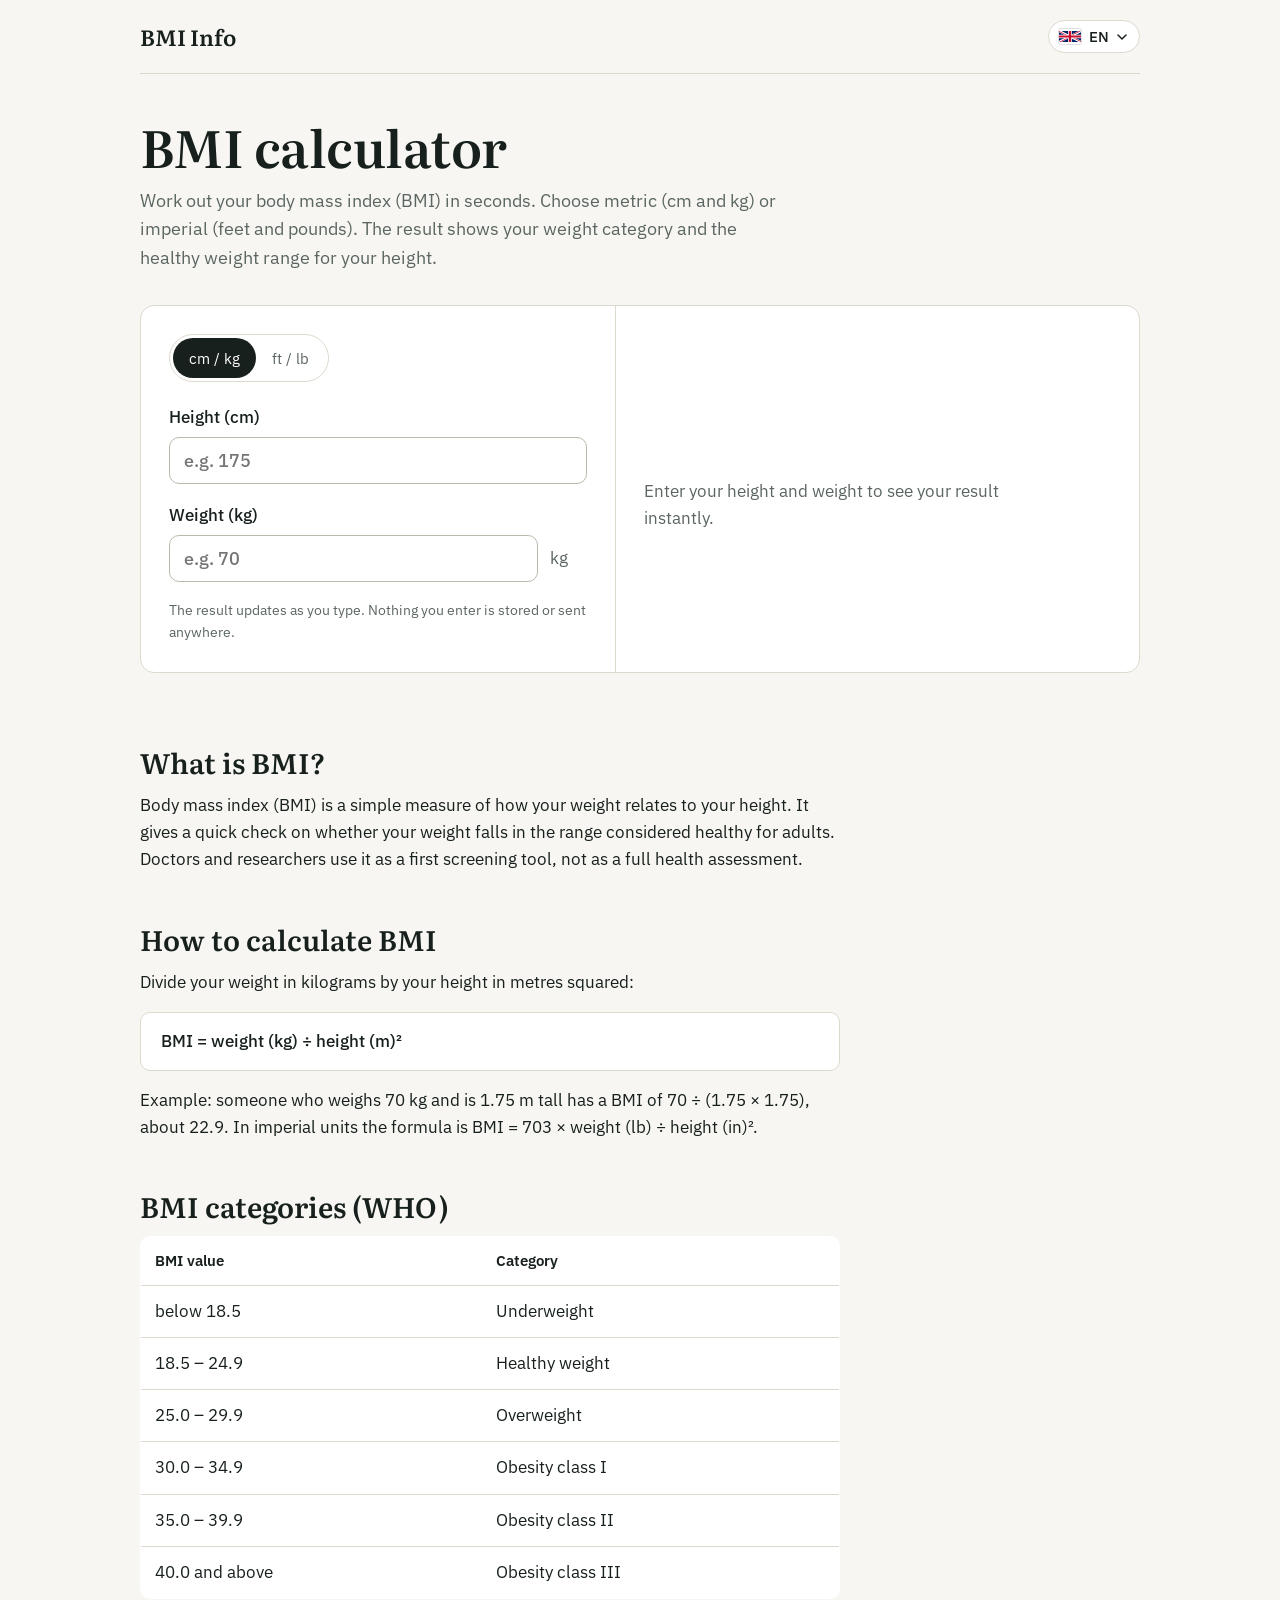
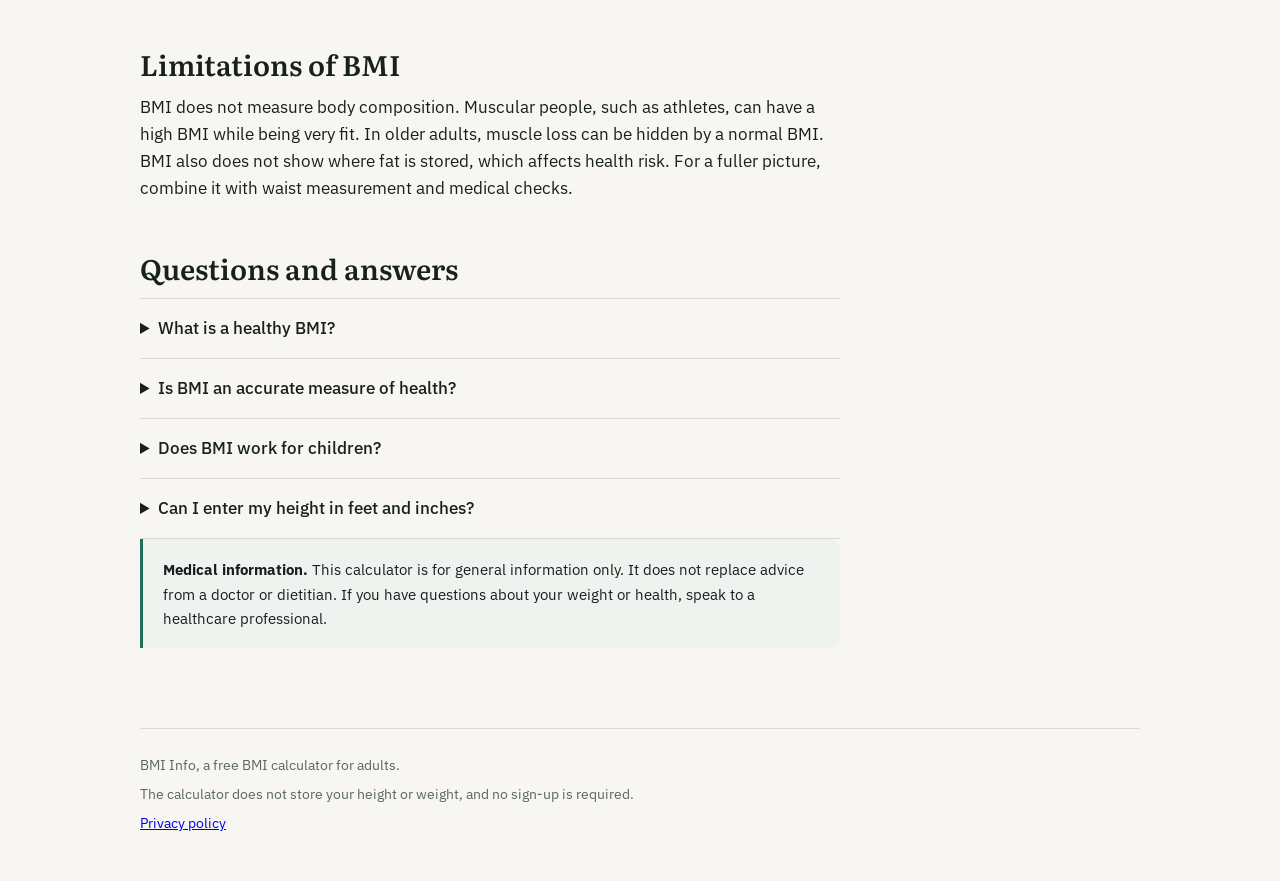
<file: index.html>
<!DOCTYPE html>
<html lang="en">
<head>
  <meta charset="utf-8">
  <meta name="viewport" content="width=device-width, initial-scale=1">
  <title>BMI Info</title>
  <meta name="robots" content="noindex, follow">
  <link rel="canonical" href="https://bartekAndrzej.github.io/bmi-info/en/">
  <link rel="alternate" hreflang="pl" href="https://bartekAndrzej.github.io/bmi-info/pl/">
  <link rel="alternate" hreflang="en" href="https://bartekAndrzej.github.io/bmi-info/en/">
  <link rel="alternate" hreflang="x-default" href="https://bartekAndrzej.github.io/bmi-info/en/">
  <script>
    (function () {
      var langs = navigator.languages && navigator.languages.length ? navigator.languages : [navigator.language || 'en'];
      var target = /^pl/i.test(langs[0]) ? 'pl/' : 'en/';
      window.location.replace(target);
    })();
  </script>
</head>
<body>
  <p>BMI Info: <a href="pl/">Polski</a> · <a href="en/">English</a></p>
</body>
</html>
</file>
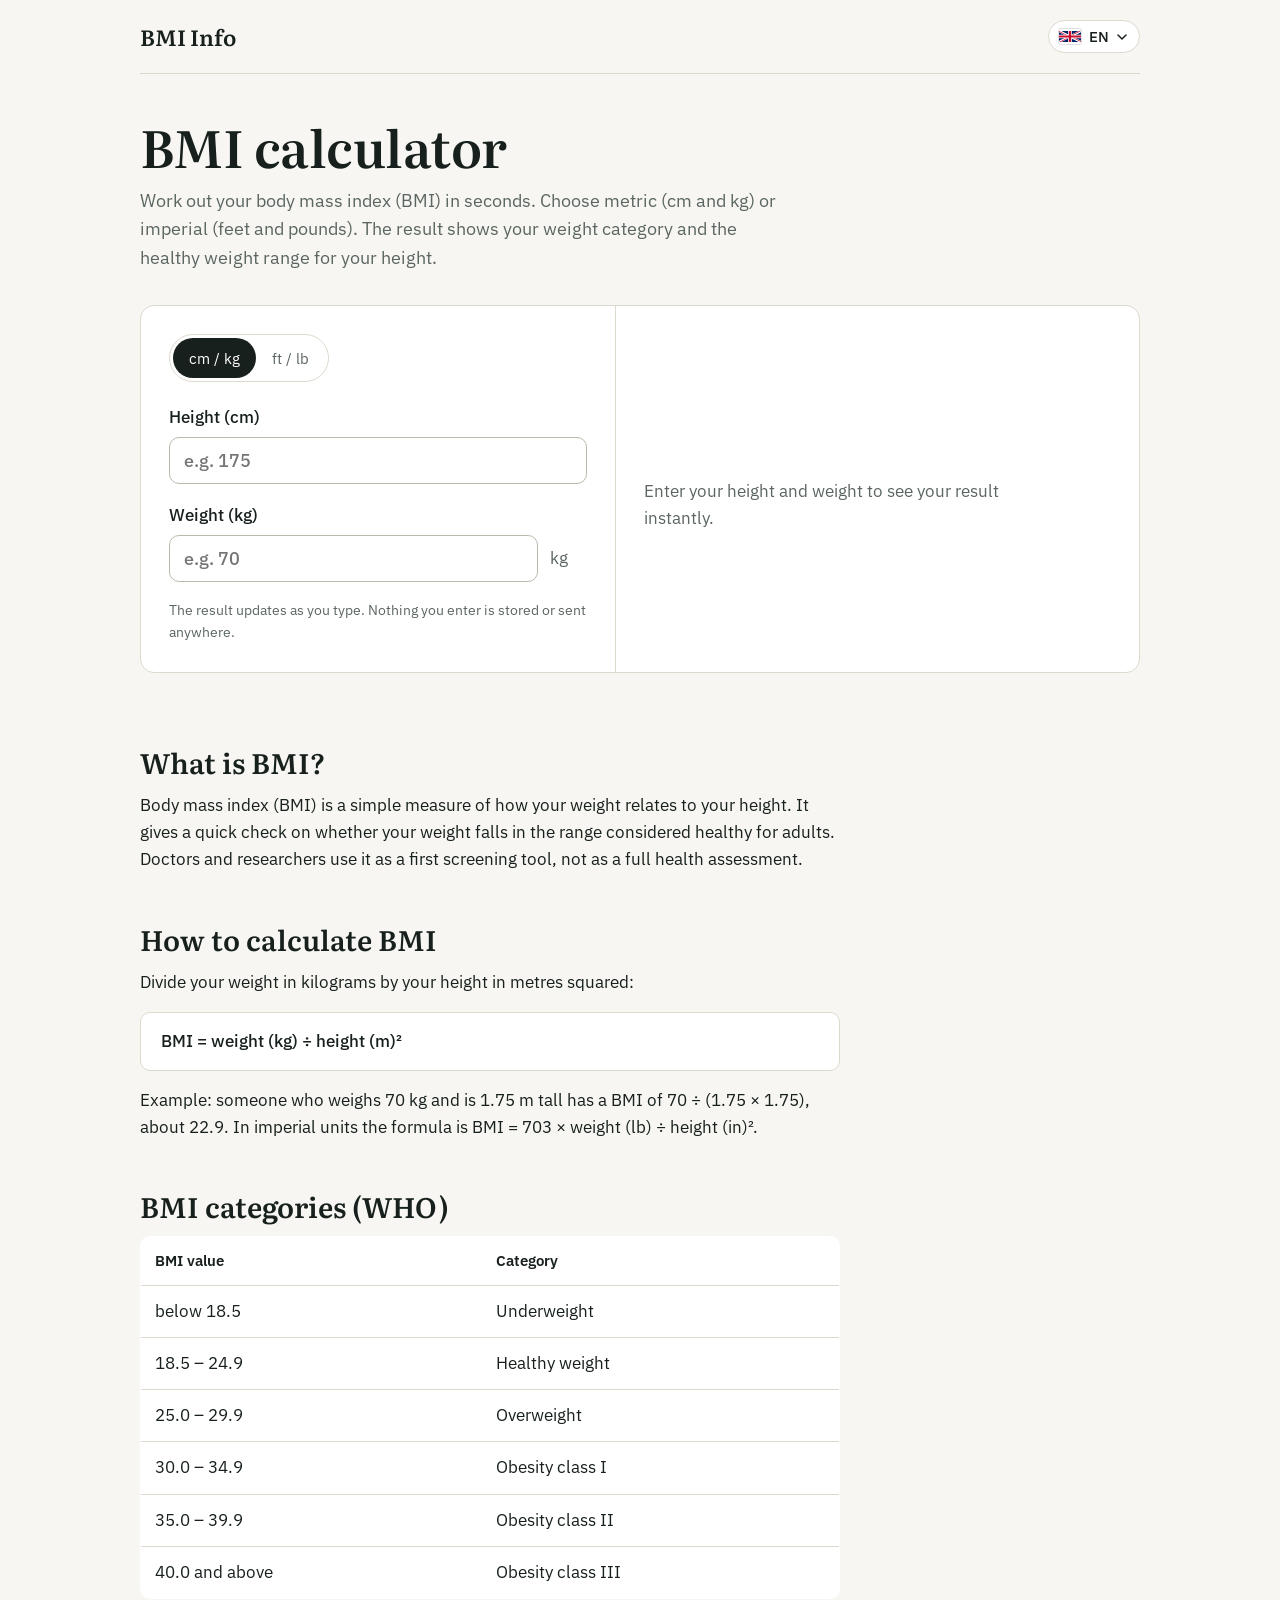
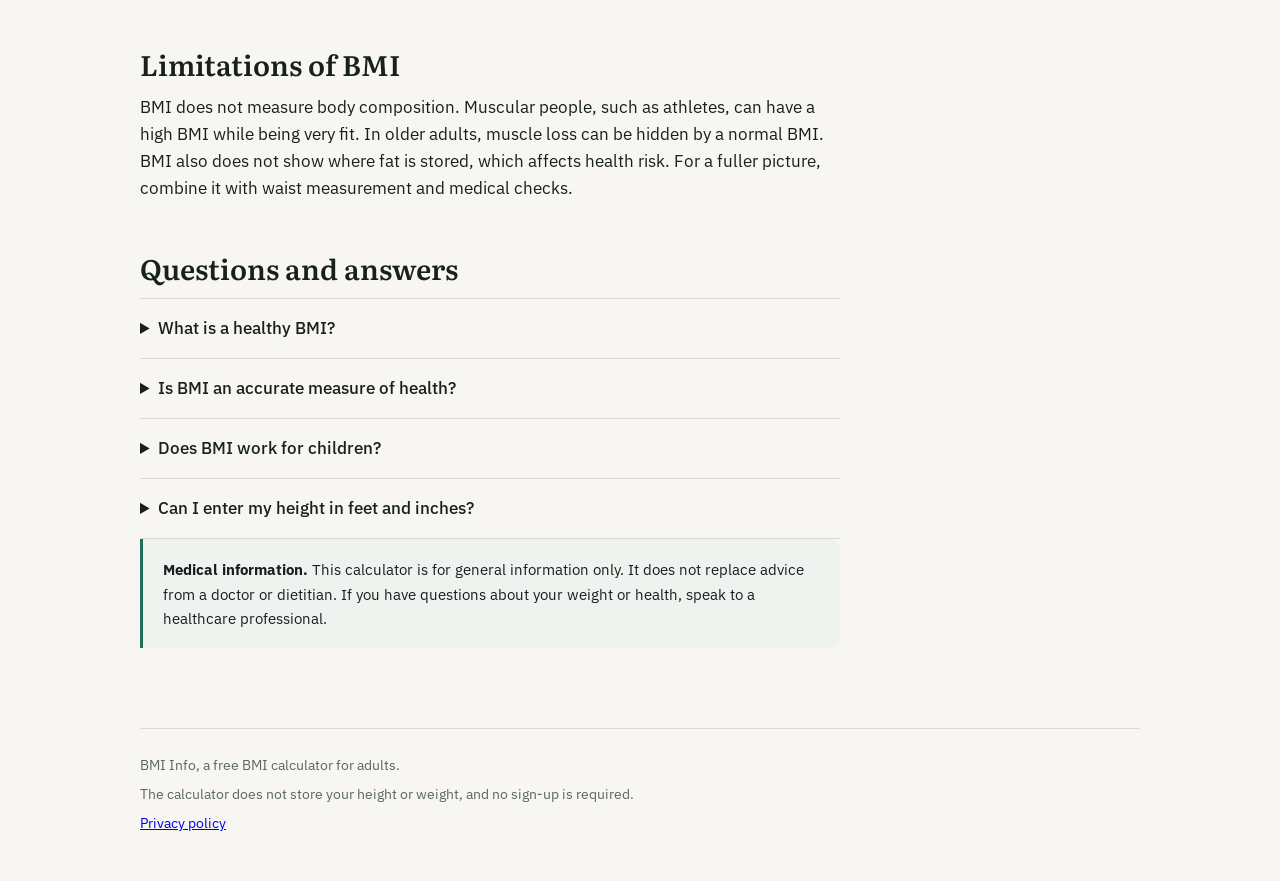
<file: en/index.html>
<!DOCTYPE html>
<html lang="en">
<head>
  <meta charset="utf-8">
  <meta name="viewport" content="width=device-width, initial-scale=1">
  <title>BMI Calculator – check your body mass index online | BMI Info</title>
  <meta name="description" content="Free BMI calculator. Work out your body mass index in cm/kg or ft/lb, see your weight category and the healthy weight range for your height.">
  <meta name="robots" content="index, follow">
  <link rel="canonical" href="https://bartekAndrzej.github.io/bmi-info/en/">
  <link rel="alternate" hreflang="en" href="https://bartekAndrzej.github.io/bmi-info/en/">
  <link rel="alternate" hreflang="pl" href="https://bartekAndrzej.github.io/bmi-info/pl/">
  <link rel="alternate" hreflang="x-default" href="https://bartekAndrzej.github.io/bmi-info/en/">

  <meta property="og:type" content="website">
  <meta property="og:title" content="BMI Calculator – BMI Info">
  <meta property="og:description" content="Calculate your BMI in seconds. Metric and imperial units.">
  <meta property="og:url" content="https://bartekAndrzej.github.io/bmi-info/en/">
  <meta property="og:locale" content="en_US">

  <link rel="preconnect" href="https://fonts.googleapis.com">
  <link rel="preconnect" href="https://fonts.gstatic.com" crossorigin>
  <link href="https://fonts.googleapis.com/css2?family=Literata:opsz,wght@7..72,500;7..72,600&family=IBM+Plex+Sans:wght@400;500;600&display=swap" rel="stylesheet">
  <link rel="stylesheet" href="../assets/style.css">

  <script type="application/ld+json">
  {
    "@context": "https://schema.org",
    "@graph": [
      {
        "@type": "WebApplication",
        "name": "BMI Info – BMI calculator",
        "url": "https://bartekAndrzej.github.io/bmi-info/en/",
        "applicationCategory": "HealthApplication",
        "operatingSystem": "Any",
        "inLanguage": "en",
        "offers": { "@type": "Offer", "price": "0", "priceCurrency": "USD" }
      },
      {
        "@type": "FAQPage",
        "mainEntity": [
          {
            "@type": "Question",
            "name": "How do you calculate BMI?",
            "acceptedAnswer": { "@type": "Answer", "text": "BMI is your weight in kilograms divided by your height in metres squared. For example, a person weighing 70 kg and 1.75 m tall has a BMI of 70 / (1.75 × 1.75), about 22.9." }
          },
          {
            "@type": "Question",
            "name": "What is a healthy BMI?",
            "acceptedAnswer": { "@type": "Answer", "text": "The World Health Organization treats a BMI from 18.5 to 24.9 as a healthy weight for adults." }
          },
          {
            "@type": "Question",
            "name": "Is BMI an accurate measure of health?",
            "acceptedAnswer": { "@type": "Answer", "text": "BMI is a simple screening tool. It does not measure body composition or muscle mass, so it can be misleading for athletes and older adults. A doctor should assess your overall health." }
          }
        ]
      }
    ]
  }
  </script>
</head>
<body>
  <div class="wrap">
    <header class="site-header">
      <a class="brand" href="../en/">BMI Info</a>
      <div class="lang" data-lang-switch>
        <button type="button" class="lang-btn" aria-haspopup="true" aria-expanded="false" aria-controls="lang-menu">
          <svg class="flag" viewBox="0 0 60 30" aria-hidden="true" focusable="false"><clipPath id="lf-s"><path d="M0,0 v30 h60 v-30 z"/></clipPath><clipPath id="lf-t"><path d="M30,15 h30 v15 z v15 h-30 z h-30 v-15 z v-15 h30 z"/></clipPath><g clip-path="url(#lf-s)"><path d="M0,0 v30 h60 v-30 z" fill="#012169"/><path d="M0,0 L60,30 M60,0 L0,30" stroke="#fff" stroke-width="6"/><path d="M0,0 L60,30 M60,0 L0,30" clip-path="url(#lf-t)" stroke="#C8102E" stroke-width="4"/><path d="M30,0 v30 M0,15 h60" stroke="#fff" stroke-width="10"/><path d="M30,0 v30 M0,15 h60" stroke="#C8102E" stroke-width="6"/></g></svg>
          <span>EN</span>
          <svg class="chev" viewBox="0 0 10 6" aria-hidden="true" focusable="false"><path d="M1 1l4 4 4-4" fill="none" stroke="currentColor" stroke-width="1.5" stroke-linecap="round" stroke-linejoin="round"/></svg>
          <span class="sr-only" style="position:absolute;width:1px;height:1px;overflow:hidden;clip:rect(0 0 0 0)">Zmień język / Change language</span>
        </button>
        <ul class="lang-menu" id="lang-menu" hidden>
          <li><a href="../pl/" hreflang="pl" lang="pl"><svg class="flag" viewBox="0 0 3 2" aria-hidden="true" focusable="false"><rect width="3" height="1" fill="#ffffff"/><rect y="1" width="3" height="1" fill="#dc143c"/></svg> Polski</a></li>
          <li><a href="./" hreflang="en" lang="en" aria-current="page"><svg class="flag" viewBox="0 0 60 30" aria-hidden="true" focusable="false"><clipPath id="lf-s"><path d="M0,0 v30 h60 v-30 z"/></clipPath><clipPath id="lf-t"><path d="M30,15 h30 v15 z v15 h-30 z h-30 v-15 z v-15 h30 z"/></clipPath><g clip-path="url(#lf-s)"><path d="M0,0 v30 h60 v-30 z" fill="#012169"/><path d="M0,0 L60,30 M60,0 L0,30" stroke="#fff" stroke-width="6"/><path d="M0,0 L60,30 M60,0 L0,30" clip-path="url(#lf-t)" stroke="#C8102E" stroke-width="4"/><path d="M30,0 v30 M0,15 h60" stroke="#fff" stroke-width="10"/><path d="M30,0 v30 M0,15 h60" stroke="#C8102E" stroke-width="6"/></g></svg> English</a></li>
        </ul>
      </div>
    </header>

    <main>
      <h1>BMI calculator</h1>
      <p class="lead">Work out your body mass index (BMI) in seconds. Choose metric (cm and kg) or imperial (feet and pounds). The result shows your weight category and the healthy weight range for your height.</p>

      <section class="calc" aria-labelledby="calc-title">
        <h2 id="calc-title" style="position:absolute;width:1px;height:1px;overflow:hidden;clip:rect(0 0 0 0);">BMI calculator</h2>

        <form class="calc-form" id="bmi-form" novalidate>
          <div class="seg" role="radiogroup" aria-label="Units">
            <input type="radio" name="system" id="sys-m" value="metric" checked>
            <label for="sys-m">cm / kg</label>
            <input type="radio" name="system" id="sys-i" value="imperial">
            <label for="sys-i">ft / lb</label>
          </div>

          <div class="field" id="f-h-m">
            <label class="field-label" for="h-cm">Height (cm)</label>
            <input type="number" id="h-cm" inputmode="decimal" min="50" max="272" step="0.1" placeholder="e.g. 175" autocomplete="off">
          </div>

          <fieldset class="field" id="f-h-i" hidden>
            <legend class="field-label">Height</legend>
            <div class="row">
              <div>
                <label class="sub-label" for="h-ft">feet</label>
                <input type="number" id="h-ft" inputmode="numeric" min="1" max="8" step="1" placeholder="e.g. 5" autocomplete="off">
              </div>
              <div>
                <label class="sub-label" for="h-in">inches</label>
                <input type="number" id="h-in" inputmode="decimal" min="0" max="11.9" step="0.1" placeholder="e.g. 9" autocomplete="off">
              </div>
            </div>
          </fieldset>

          <div class="field">
            <label class="field-label" for="w" id="w-label" data-kg="Weight (kg)" data-lb="Weight (lb)">Weight (kg)</label>
            <div class="row" style="align-items:center">
              <div><input type="number" id="w" inputmode="decimal" min="2" max="500" step="0.1" placeholder="e.g. 70" autocomplete="off"></div>
              <span id="w-unit" style="color:var(--muted);min-width:2.2em">kg</span>
            </div>
          </div>

          <p class="hint">The result updates as you type. Nothing you enter is stored or sent anywhere.</p>
        </form>

        <div class="calc-result" aria-live="polite">
          <p class="error" id="error" role="alert"></p>

          <p class="empty" id="empty">Enter your height and weight to see your result instantly.</p>

          <div id="out" hidden>
            <div>
              <span class="bmi-num" id="bmi">–</span>
              <span class="bmi-unit">BMI</span>
            </div>
            <p class="cat" id="cat"></p>
            <p class="ideal" id="ideal"></p>

            <div class="scale-wrap" aria-hidden="true">
              <div class="scale">
                <span class="s-u"></span><span class="s-n"></span><span class="s-o"></span><span class="s-b"></span>
                <div class="marker" id="marker" hidden></div>
              </div>
              <div class="ticks">
                <span style="left:14%">18.5</span>
                <span style="left:40%">25</span>
                <span style="left:60%">30</span>
                <span style="left:80%">35</span>
                <span style="left:100%">40</span>
              </div>
            </div>
          </div>
        </div>
      </section>

      <article class="content">
        <h2>What is BMI?</h2>
        <p>Body mass index (BMI) is a simple measure of how your weight relates to your height. It gives a quick check on whether your weight falls in the range considered healthy for adults. Doctors and researchers use it as a first screening tool, not as a full health assessment.</p>

        <h2>How to calculate BMI</h2>
        <p>Divide your weight in kilograms by your height in metres squared:</p>
        <p class="formula">BMI = weight (kg) ÷ height (m)²</p>
        <p>Example: someone who weighs 70 kg and is 1.75 m tall has a BMI of 70 ÷ (1.75 × 1.75), about 22.9. In imperial units the formula is BMI = 703 × weight (lb) ÷ height (in)².</p>

        <h2>BMI categories (WHO)</h2>
        <table>
          <thead>
            <tr><th scope="col">BMI value</th><th scope="col">Category</th></tr>
          </thead>
          <tbody>
            <tr><td>below 18.5</td><td>Underweight</td></tr>
            <tr><td>18.5 – 24.9</td><td>Healthy weight</td></tr>
            <tr><td>25.0 – 29.9</td><td>Overweight</td></tr>
            <tr><td>30.0 – 34.9</td><td>Obesity class I</td></tr>
            <tr><td>35.0 – 39.9</td><td>Obesity class II</td></tr>
            <tr><td>40.0 and above</td><td>Obesity class III</td></tr>
          </tbody>
        </table>

        <h2>Limitations of BMI</h2>
        <p>BMI does not measure body composition. Muscular people, such as athletes, can have a high BMI while being very fit. In older adults, muscle loss can be hidden by a normal BMI. BMI also does not show where fat is stored, which affects health risk. For a fuller picture, combine it with waist measurement and medical checks.</p>

        <h2>Questions and answers</h2>
        <details>
          <summary>What is a healthy BMI?</summary>
          <p>The World Health Organization treats a BMI from 18.5 to 24.9 as a healthy weight for adults.</p>
        </details>
        <details>
          <summary>Is BMI an accurate measure of health?</summary>
          <p>It is a simple screening tool. It does not account for body composition, so it can be misleading for muscular people and older adults.</p>
        </details>
        <details>
          <summary>Does BMI work for children?</summary>
          <p>Not in the same way. For children and teenagers, BMI is compared with age- and sex-specific percentile charts. This calculator is designed for adults.</p>
        </details>
        <details>
          <summary>Can I enter my height in feet and inches?</summary>
          <p>Yes. Switch the units to ft / lb and enter feet and inches. The values convert automatically.</p>
        </details>

        <p class="notice"><strong>Medical information.</strong> This calculator is for general information only. It does not replace advice from a doctor or dietitian. If you have questions about your weight or health, speak to a healthcare professional.</p>
      </article>
    </main>

    <footer class="site-footer">
      <p>BMI Info, a free BMI calculator for adults.</p>
      <p>The calculator does not store your height or weight, and no sign-up is required.</p>
      <p><a href="../en/privacy-policy/">Privacy policy</a></p>
    </footer>
  </div>

  <script src="../assets/lang.js" defer></script>
  <script src="../assets/app.js" defer></script>
</body>
</html>
</file>
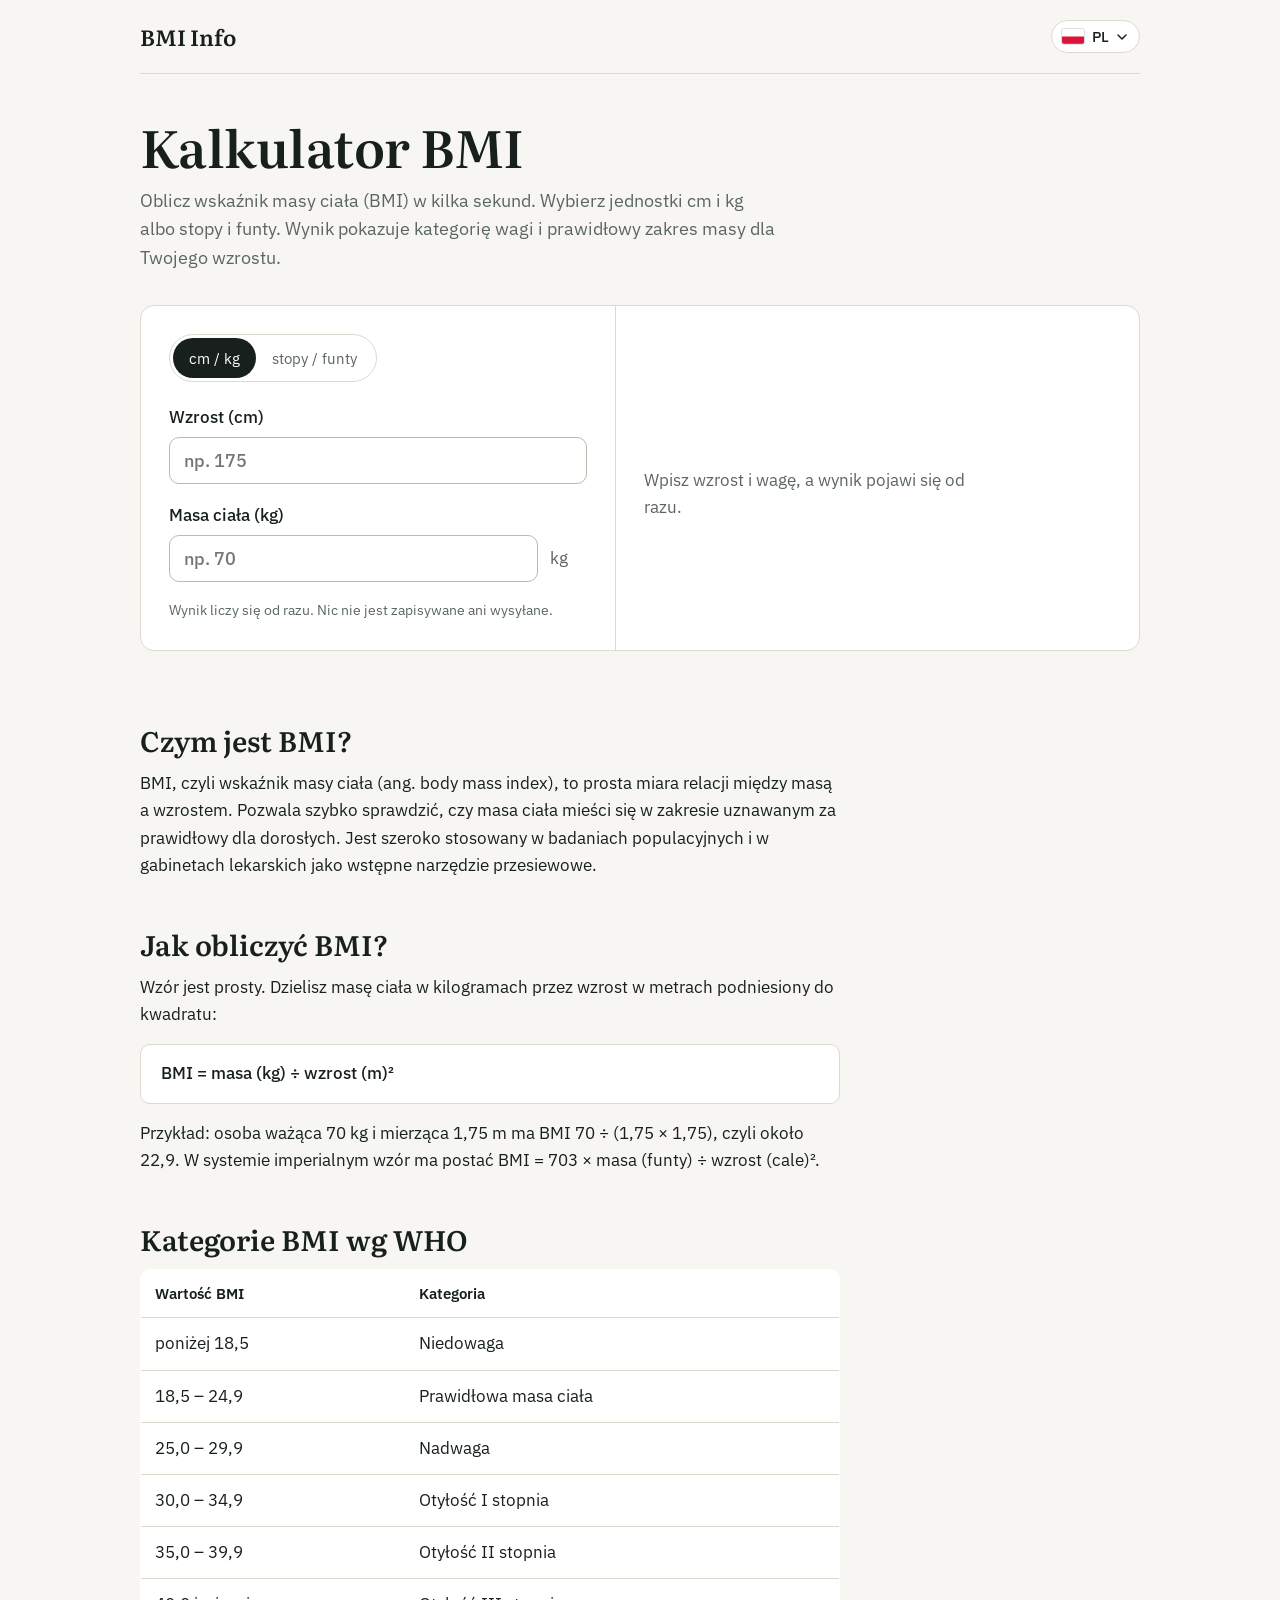
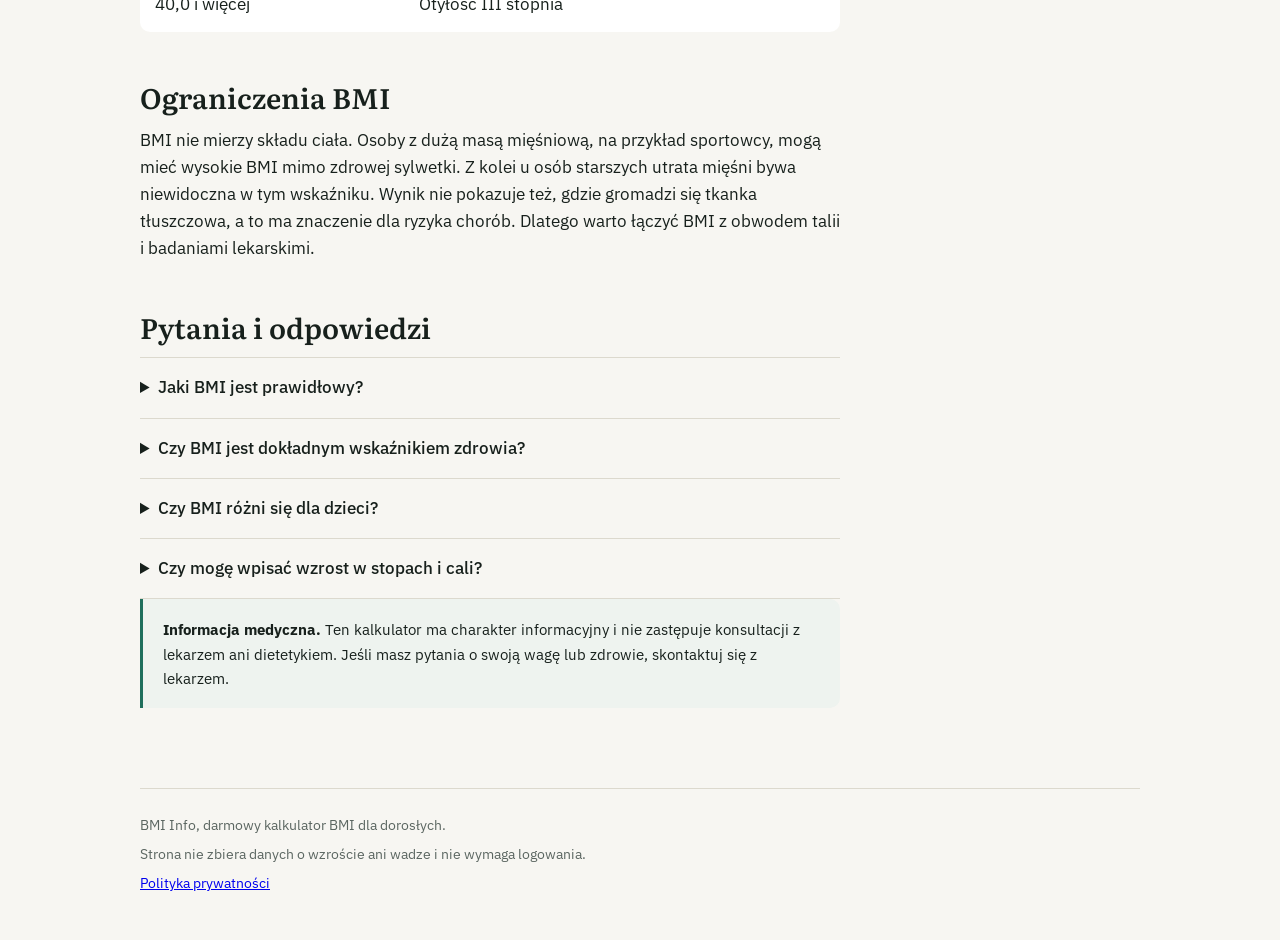
<file: pl/index.html>
<!DOCTYPE html>
<html lang="pl">
<head>
  <meta charset="utf-8">
  <meta name="viewport" content="width=device-width, initial-scale=1">
  <title>Kalkulator BMI – oblicz wskaźnik masy ciała online | BMI Info</title>
  <meta name="description" content="Darmowy kalkulator BMI. Oblicz wskaźnik masy ciała w cm/kg lub stopach/funtach, sprawdź kategorię wagi i prawidłowy zakres masy dla swojego wzrostu.">
  <meta name="robots" content="index, follow">
  <link rel="canonical" href="https://bartekAndrzej.github.io/bmi-info/pl/">
  <link rel="alternate" hreflang="pl" href="https://bartekAndrzej.github.io/bmi-info/pl/">
  <link rel="alternate" hreflang="en" href="https://bartekAndrzej.github.io/bmi-info/en/">
  <link rel="alternate" hreflang="x-default" href="https://bartekAndrzej.github.io/bmi-info/en/">

  <meta property="og:type" content="website">
  <meta property="og:title" content="Kalkulator BMI – BMI Info">
  <meta property="og:description" content="Oblicz swój wskaźnik BMI w kilka sekund. Kalkulator w cm/kg i stopach/funtach.">
  <meta property="og:url" content="https://bartekAndrzej.github.io/bmi-info/pl/">
  <meta property="og:locale" content="pl_PL">

  <link rel="preconnect" href="https://fonts.googleapis.com">
  <link rel="preconnect" href="https://fonts.gstatic.com" crossorigin>
  <link href="https://fonts.googleapis.com/css2?family=Literata:opsz,wght@7..72,500;7..72,600&family=IBM+Plex+Sans:wght@400;500;600&display=swap" rel="stylesheet">
  <link rel="stylesheet" href="../assets/style.css">

  <script type="application/ld+json">
  {
    "@context": "https://schema.org",
    "@graph": [
      {
        "@type": "WebApplication",
        "name": "BMI Info – kalkulator BMI",
        "url": "https://bartekAndrzej.github.io/bmi-info/pl/",
        "applicationCategory": "HealthApplication",
        "operatingSystem": "Any",
        "inLanguage": "pl",
        "offers": { "@type": "Offer", "price": "0", "priceCurrency": "PLN" }
      },
      {
        "@type": "FAQPage",
        "mainEntity": [
          {
            "@type": "Question",
            "name": "Jak obliczyć BMI?",
            "acceptedAnswer": { "@type": "Answer", "text": "BMI to masa ciała w kilogramach podzielona przez wzrost w metrach podniesiony do kwadratu. Na przykład osoba ważąca 70 kg i mierząca 1,75 m ma BMI 70 / (1,75 × 1,75) ≈ 22,9." }
          },
          {
            "@type": "Question",
            "name": "Jaki BMI jest prawidłowy?",
            "acceptedAnswer": { "@type": "Answer", "text": "Według Światowej Organizacji Zdrowia wartość BMI od 18,5 do 24,9 odpowiada prawidłowej masie ciała u dorosłych." }
          },
          {
            "@type": "Question",
            "name": "Czy BMI jest dokładnym wskaźnikiem zdrowia?",
            "acceptedAnswer": { "@type": "Answer", "text": "BMI jest prostym przesiewowym wskaźnikiem. Nie uwzględnia składu ciała, masy mięśniowej ani rozmieszczenia tkanki tłuszczowej, dlatego u sportowców i osób starszych może dawać mylące wyniki. Ocenę zdrowia powinien przeprowadzić lekarz." }
          }
        ]
      }
    ]
  }
  </script>
</head>
<body>
  <div class="wrap">
    <header class="site-header">
      <a class="brand" href="../pl/">BMI Info</a>
      <div class="lang" data-lang-switch>
        <button type="button" class="lang-btn" aria-haspopup="true" aria-expanded="false" aria-controls="lang-menu">
          <svg class="flag" viewBox="0 0 3 2" aria-hidden="true" focusable="false"><rect width="3" height="1" fill="#ffffff"/><rect y="1" width="3" height="1" fill="#dc143c"/></svg>
          <span>PL</span>
          <svg class="chev" viewBox="0 0 10 6" aria-hidden="true" focusable="false"><path d="M1 1l4 4 4-4" fill="none" stroke="currentColor" stroke-width="1.5" stroke-linecap="round" stroke-linejoin="round"/></svg>
          <span class="sr-only" style="position:absolute;width:1px;height:1px;overflow:hidden;clip:rect(0 0 0 0)">Zmień język / Change language</span>
        </button>
        <ul class="lang-menu" id="lang-menu" hidden>
          <li><a href="./" hreflang="pl" lang="pl" aria-current="page"><svg class="flag" viewBox="0 0 3 2" aria-hidden="true" focusable="false"><rect width="3" height="1" fill="#ffffff"/><rect y="1" width="3" height="1" fill="#dc143c"/></svg> Polski</a></li>
          <li><a href="../en/" hreflang="en" lang="en"><svg class="flag" viewBox="0 0 60 30" aria-hidden="true" focusable="false"><clipPath id="lf-s"><path d="M0,0 v30 h60 v-30 z"/></clipPath><clipPath id="lf-t"><path d="M30,15 h30 v15 z v15 h-30 z h-30 v-15 z v-15 h30 z"/></clipPath><g clip-path="url(#lf-s)"><path d="M0,0 v30 h60 v-30 z" fill="#012169"/><path d="M0,0 L60,30 M60,0 L0,30" stroke="#fff" stroke-width="6"/><path d="M0,0 L60,30 M60,0 L0,30" clip-path="url(#lf-t)" stroke="#C8102E" stroke-width="4"/><path d="M30,0 v30 M0,15 h60" stroke="#fff" stroke-width="10"/><path d="M30,0 v30 M0,15 h60" stroke="#C8102E" stroke-width="6"/></g></svg> English</a></li>
        </ul>
      </div>
    </header>

    <main>
      <h1>Kalkulator BMI</h1>
      <p class="lead">Oblicz wskaźnik masy ciała (BMI) w kilka sekund. Wybierz jednostki cm i kg albo stopy i funty. Wynik pokazuje kategorię wagi i prawidłowy zakres masy dla Twojego wzrostu.</p>

      <section class="calc" aria-labelledby="calc-title">
        <h2 id="calc-title" class="sr-only" style="position:absolute;width:1px;height:1px;overflow:hidden;clip:rect(0 0 0 0);">Kalkulator BMI</h2>

        <form class="calc-form" id="bmi-form" novalidate>
          <div class="seg" role="radiogroup" aria-label="Jednostki">
            <input type="radio" name="system" id="sys-m" value="metric" checked>
            <label for="sys-m">cm / kg</label>
            <input type="radio" name="system" id="sys-i" value="imperial">
            <label for="sys-i">stopy / funty</label>
          </div>

          <div class="field" id="f-h-m">
            <label class="field-label" for="h-cm">Wzrost (cm)</label>
            <input type="number" id="h-cm" inputmode="decimal" min="50" max="272" step="0.1" placeholder="np. 175" autocomplete="off">
          </div>

          <fieldset class="field" id="f-h-i" hidden>
            <legend class="field-label">Wzrost</legend>
            <div class="row">
              <div>
                <label class="sub-label" for="h-ft">stopy</label>
                <input type="number" id="h-ft" inputmode="numeric" min="1" max="8" step="1" placeholder="np. 5" autocomplete="off">
              </div>
              <div>
                <label class="sub-label" for="h-in">cale</label>
                <input type="number" id="h-in" inputmode="decimal" min="0" max="11.9" step="0.1" placeholder="np. 9" autocomplete="off">
              </div>
            </div>
          </fieldset>

          <div class="field">
            <label class="field-label" for="w" id="w-label" data-kg="Masa ciała (kg)" data-lb="Masa ciała (funty)">Masa ciała (kg)</label>
            <div class="row" style="align-items:center">
              <div><input type="number" id="w" inputmode="decimal" min="2" max="500" step="0.1" placeholder="np. 70" autocomplete="off"></div>
              <span id="w-unit" style="color:var(--muted);min-width:2.2em">kg</span>
            </div>
          </div>

          <p class="hint">Wynik liczy się od razu. Nic nie jest zapisywane ani wysyłane.</p>
        </form>

        <div class="calc-result" aria-live="polite">
          <p class="error" id="error" role="alert"></p>

          <p class="empty" id="empty">Wpisz wzrost i wagę, a wynik pojawi się od razu.</p>

          <div id="out" hidden>
            <div>
              <span class="bmi-num" id="bmi">–</span>
              <span class="bmi-unit">BMI</span>
            </div>
            <p class="cat" id="cat"></p>
            <p class="ideal" id="ideal"></p>

            <div class="scale-wrap" aria-hidden="true">
              <div class="scale">
                <span class="s-u"></span><span class="s-n"></span><span class="s-o"></span><span class="s-b"></span>
                <div class="marker" id="marker" hidden></div>
              </div>
              <div class="ticks">
                <span style="left:14%">18,5</span>
                <span style="left:40%">25</span>
                <span style="left:60%">30</span>
                <span style="left:80%">35</span>
                <span style="left:100%">40</span>
              </div>
            </div>
          </div>
        </div>
      </section>

      <article class="content">
        <h2>Czym jest BMI?</h2>
        <p>BMI, czyli wskaźnik masy ciała (ang. body mass index), to prosta miara relacji między masą a wzrostem. Pozwala szybko sprawdzić, czy masa ciała mieści się w zakresie uznawanym za prawidłowy dla dorosłych. Jest szeroko stosowany w badaniach populacyjnych i w gabinetach lekarskich jako wstępne narzędzie przesiewowe.</p>

        <h2>Jak obliczyć BMI?</h2>
        <p>Wzór jest prosty. Dzielisz masę ciała w kilogramach przez wzrost w metrach podniesiony do kwadratu:</p>
        <p class="formula">BMI = masa (kg) ÷ wzrost (m)²</p>
        <p>Przykład: osoba ważąca 70 kg i mierząca 1,75 m ma BMI 70 ÷ (1,75 × 1,75), czyli około 22,9. W systemie imperialnym wzór ma postać BMI = 703 × masa (funty) ÷ wzrost (cale)².</p>

        <h2>Kategorie BMI wg WHO</h2>
        <table>
          <thead>
            <tr><th scope="col">Wartość BMI</th><th scope="col">Kategoria</th></tr>
          </thead>
          <tbody>
            <tr><td>poniżej 18,5</td><td>Niedowaga</td></tr>
            <tr><td>18,5 – 24,9</td><td>Prawidłowa masa ciała</td></tr>
            <tr><td>25,0 – 29,9</td><td>Nadwaga</td></tr>
            <tr><td>30,0 – 34,9</td><td>Otyłość I stopnia</td></tr>
            <tr><td>35,0 – 39,9</td><td>Otyłość II stopnia</td></tr>
            <tr><td>40,0 i więcej</td><td>Otyłość III stopnia</td></tr>
          </tbody>
        </table>

        <h2>Ograniczenia BMI</h2>
        <p>BMI nie mierzy składu ciała. Osoby z dużą masą mięśniową, na przykład sportowcy, mogą mieć wysokie BMI mimo zdrowej sylwetki. Z kolei u osób starszych utrata mięśni bywa niewidoczna w tym wskaźniku. Wynik nie pokazuje też, gdzie gromadzi się tkanka tłuszczowa, a to ma znaczenie dla ryzyka chorób. Dlatego warto łączyć BMI z obwodem talii i badaniami lekarskimi.</p>

        <h2>Pytania i odpowiedzi</h2>
        <details>
          <summary>Jaki BMI jest prawidłowy?</summary>
          <p>Według Światowej Organizacji Zdrowia wartość od 18,5 do 24,9 odpowiada prawidłowej masie ciała u dorosłych.</p>
        </details>
        <details>
          <summary>Czy BMI jest dokładnym wskaźnikiem zdrowia?</summary>
          <p>To prosty wskaźnik przesiewowy. Nie uwzględnia składu ciała, więc przy dużej masie mięśniowej lub u osób starszych może dawać mylące wyniki.</p>
        </details>
        <details>
          <summary>Czy BMI różni się dla dzieci?</summary>
          <p>Tak. U dzieci i młodzieży ocenia się BMI w odniesieniu do wieku i płci, z użyciem siatek centylowych. Ten kalkulator jest przeznaczony dla dorosłych.</p>
        </details>
        <details>
          <summary>Czy mogę wpisać wzrost w stopach i cali?</summary>
          <p>Tak. Przełącz jednostki na stopy i funty. Wartości zostaną przeliczone automatycznie.</p>
        </details>

        <p class="notice"><strong>Informacja medyczna.</strong> Ten kalkulator ma charakter informacyjny i nie zastępuje konsultacji z lekarzem ani dietetykiem. Jeśli masz pytania o swoją wagę lub zdrowie, skontaktuj się z lekarzem.</p>
      </article>
    </main>

    <footer class="site-footer">
      <p>BMI Info, darmowy kalkulator BMI dla dorosłych.</p>
      <p>Strona nie zbiera danych o wzroście ani wadze i nie wymaga logowania.</p>
      <p><a href="../pl/polityka-prywatnosci/">Polityka prywatności</a></p>
    </footer>
  </div>

  <script src="../assets/lang.js" defer></script>
  <script src="../assets/app.js" defer></script>
</body>
</html>
</file>
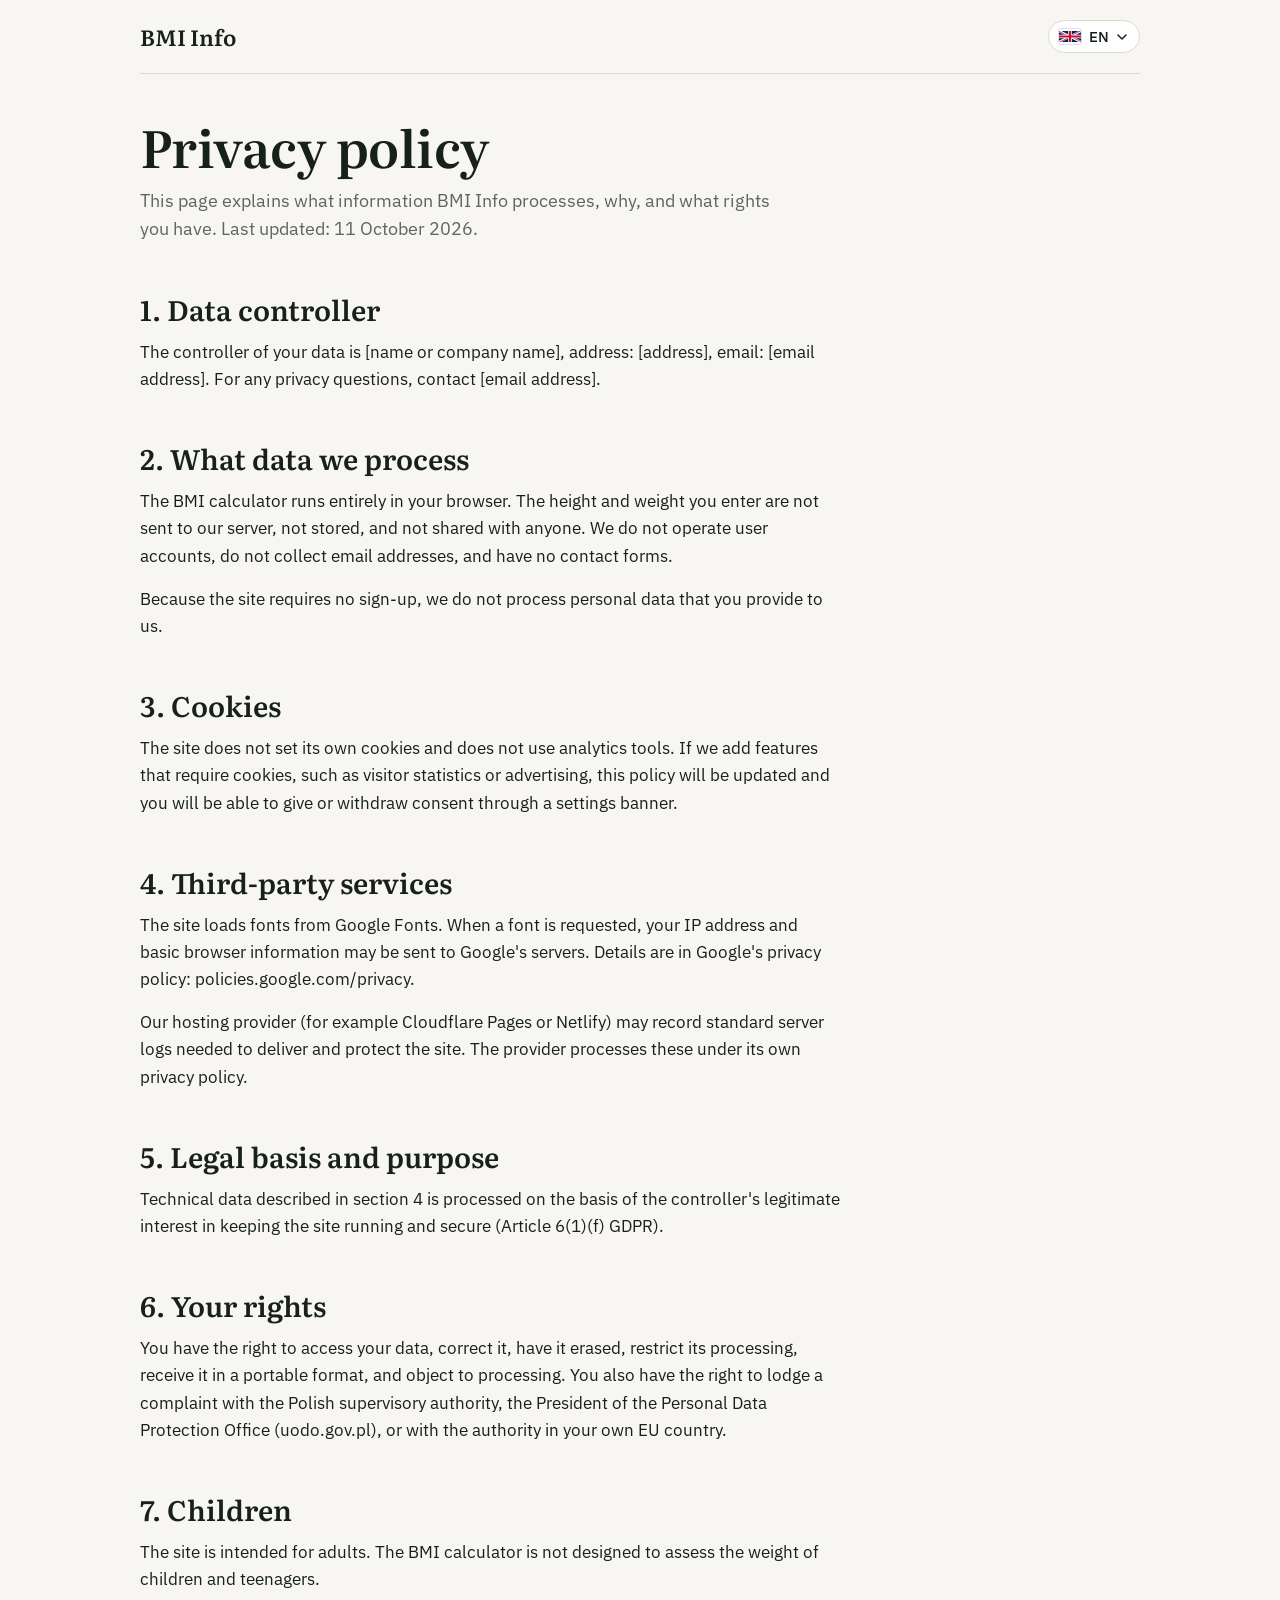
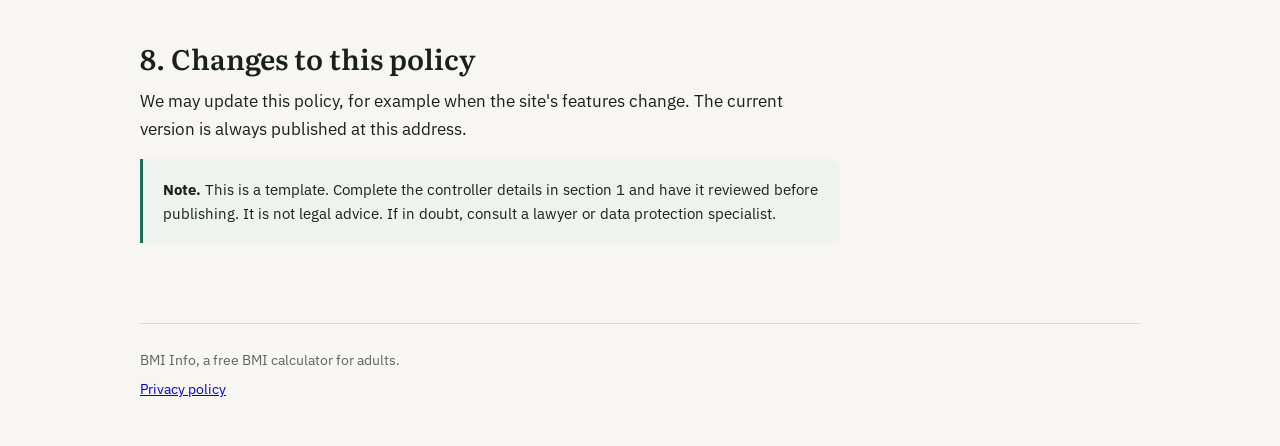
<file: en/privacy-policy/index.html>
<!DOCTYPE html>
<html lang="en">
<head>
  <meta charset="utf-8">
  <meta name="viewport" content="width=device-width, initial-scale=1">
  <title>Privacy policy | BMI Info</title>
  <meta name="description" content="Privacy policy for BMI Info: what data we process, which cookies are used and how to contact us.">
  <meta name="robots" content="index, follow">
  <link rel="canonical" href="https://bartekAndrzej.github.io/bmi-info/en/privacy-policy/">
  <link rel="alternate" hreflang="en" href="https://bartekAndrzej.github.io/bmi-info/en/privacy-policy/">
  <link rel="alternate" hreflang="pl" href="https://bartekAndrzej.github.io/bmi-info/pl/polityka-prywatnosci/">
  <link rel="alternate" hreflang="x-default" href="https://bartekAndrzej.github.io/bmi-info/en/privacy-policy/">

  <link rel="preconnect" href="https://fonts.googleapis.com">
  <link rel="preconnect" href="https://fonts.gstatic.com" crossorigin>
  <link href="https://fonts.googleapis.com/css2?family=Literata:opsz,wght@7..72,500;7..72,600&family=IBM+Plex+Sans:wght@400;500;600&display=swap" rel="stylesheet">
  <link rel="stylesheet" href="../../assets/style.css">
</head>
<body>
  <div class="wrap">
    <header class="site-header">
      <a class="brand" href="../../en/">BMI Info</a>
      <div class="lang" data-lang-switch>
        <button type="button" class="lang-btn" aria-haspopup="true" aria-expanded="false" aria-controls="lang-menu">
          <svg class="flag" viewBox="0 0 60 30" aria-hidden="true" focusable="false"><clipPath id="lf-s"><path d="M0,0 v30 h60 v-30 z"/></clipPath><clipPath id="lf-t"><path d="M30,15 h30 v15 z v15 h-30 z h-30 v-15 z v-15 h30 z"/></clipPath><g clip-path="url(#lf-s)"><path d="M0,0 v30 h60 v-30 z" fill="#012169"/><path d="M0,0 L60,30 M60,0 L0,30" stroke="#fff" stroke-width="6"/><path d="M0,0 L60,30 M60,0 L0,30" clip-path="url(#lf-t)" stroke="#C8102E" stroke-width="4"/><path d="M30,0 v30 M0,15 h60" stroke="#fff" stroke-width="10"/><path d="M30,0 v30 M0,15 h60" stroke="#C8102E" stroke-width="6"/></g></svg>
          <span>EN</span>
          <svg class="chev" viewBox="0 0 10 6" aria-hidden="true" focusable="false"><path d="M1 1l4 4 4-4" fill="none" stroke="currentColor" stroke-width="1.5" stroke-linecap="round" stroke-linejoin="round"/></svg>
          <span class="sr-only" style="position:absolute;width:1px;height:1px;overflow:hidden;clip:rect(0 0 0 0)">Zmień język / Change language</span>
        </button>
        <ul class="lang-menu" id="lang-menu" hidden>
          <li><a href="../../pl/polityka-prywatnosci/" hreflang="pl" lang="pl"><svg class="flag" viewBox="0 0 3 2" aria-hidden="true" focusable="false"><rect width="3" height="1" fill="#ffffff"/><rect y="1" width="3" height="1" fill="#dc143c"/></svg> Polski</a></li>
          <li><a href="./" hreflang="en" lang="en" aria-current="page"><svg class="flag" viewBox="0 0 60 30" aria-hidden="true" focusable="false"><clipPath id="lf-s"><path d="M0,0 v30 h60 v-30 z"/></clipPath><clipPath id="lf-t"><path d="M30,15 h30 v15 z v15 h-30 z h-30 v-15 z v-15 h30 z"/></clipPath><g clip-path="url(#lf-s)"><path d="M0,0 v30 h60 v-30 z" fill="#012169"/><path d="M0,0 L60,30 M60,0 L0,30" stroke="#fff" stroke-width="6"/><path d="M0,0 L60,30 M60,0 L0,30" clip-path="url(#lf-t)" stroke="#C8102E" stroke-width="4"/><path d="M30,0 v30 M0,15 h60" stroke="#fff" stroke-width="10"/><path d="M30,0 v30 M0,15 h60" stroke="#C8102E" stroke-width="6"/></g></svg> English</a></li>
        </ul>
      </div>
    </header>

    <main>
      <article class="content" style="margin-top:44px">
        <h1 style="margin-top:0">Privacy policy</h1>
        <p class="lead" style="margin-bottom:24px">This page explains what information BMI Info processes, why, and what rights you have. Last updated: 11 October 2026.</p>

        <h2>1. Data controller</h2>
        <p>The controller of your data is [name or company name], address: [address], email: [email address]. For any privacy questions, contact [email address].</p>

        <h2>2. What data we process</h2>
        <p>The BMI calculator runs entirely in your browser. The height and weight you enter are not sent to our server, not stored, and not shared with anyone. We do not operate user accounts, do not collect email addresses, and have no contact forms.</p>
        <p>Because the site requires no sign-up, we do not process personal data that you provide to us.</p>

        <h2>3. Cookies</h2>
        <p>The site does not set its own cookies and does not use analytics tools. If we add features that require cookies, such as visitor statistics or advertising, this policy will be updated and you will be able to give or withdraw consent through a settings banner.</p>

        <h2>4. Third-party services</h2>
        <p>The site loads fonts from Google Fonts. When a font is requested, your IP address and basic browser information may be sent to Google's servers. Details are in Google's privacy policy: policies.google.com/privacy.</p>
        <p>Our hosting provider (for example Cloudflare Pages or Netlify) may record standard server logs needed to deliver and protect the site. The provider processes these under its own privacy policy.</p>

        <h2>5. Legal basis and purpose</h2>
        <p>Technical data described in section 4 is processed on the basis of the controller's legitimate interest in keeping the site running and secure (Article 6(1)(f) GDPR).</p>

        <h2>6. Your rights</h2>
        <p>You have the right to access your data, correct it, have it erased, restrict its processing, receive it in a portable format, and object to processing. You also have the right to lodge a complaint with the Polish supervisory authority, the President of the Personal Data Protection Office (uodo.gov.pl), or with the authority in your own EU country.</p>

        <h2>7. Children</h2>
        <p>The site is intended for adults. The BMI calculator is not designed to assess the weight of children and teenagers.</p>

        <h2>8. Changes to this policy</h2>
        <p>We may update this policy, for example when the site's features change. The current version is always published at this address.</p>

        <p class="notice"><strong>Note.</strong> This is a template. Complete the controller details in section 1 and have it reviewed before publishing. It is not legal advice. If in doubt, consult a lawyer or data protection specialist.</p>
      </article>
    </main>

    <footer class="site-footer">
      <p>BMI Info, a free BMI calculator for adults.</p>
      <p><a href="../../en/privacy-policy/">Privacy policy</a></p>
    </footer>
  </div>
  <script src="../../assets/lang.js" defer></script>
</body>
</html>
</file>
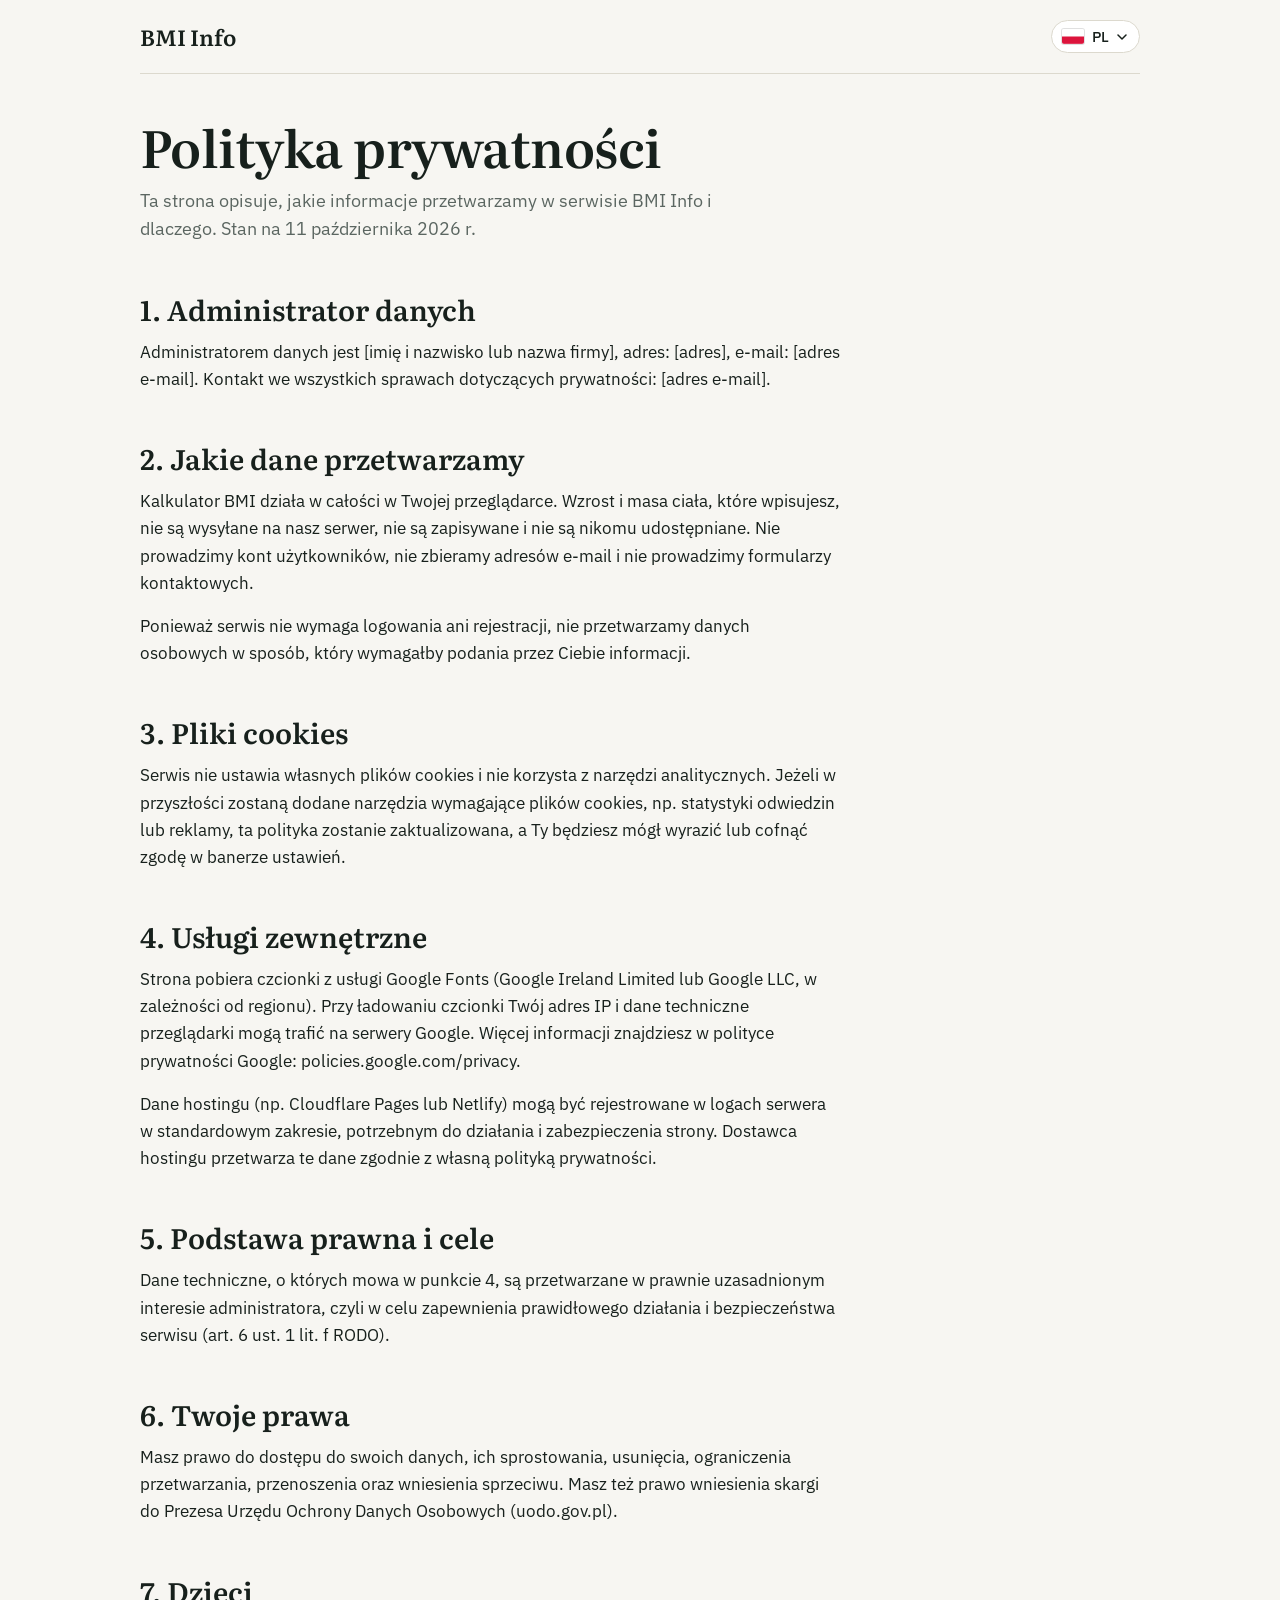
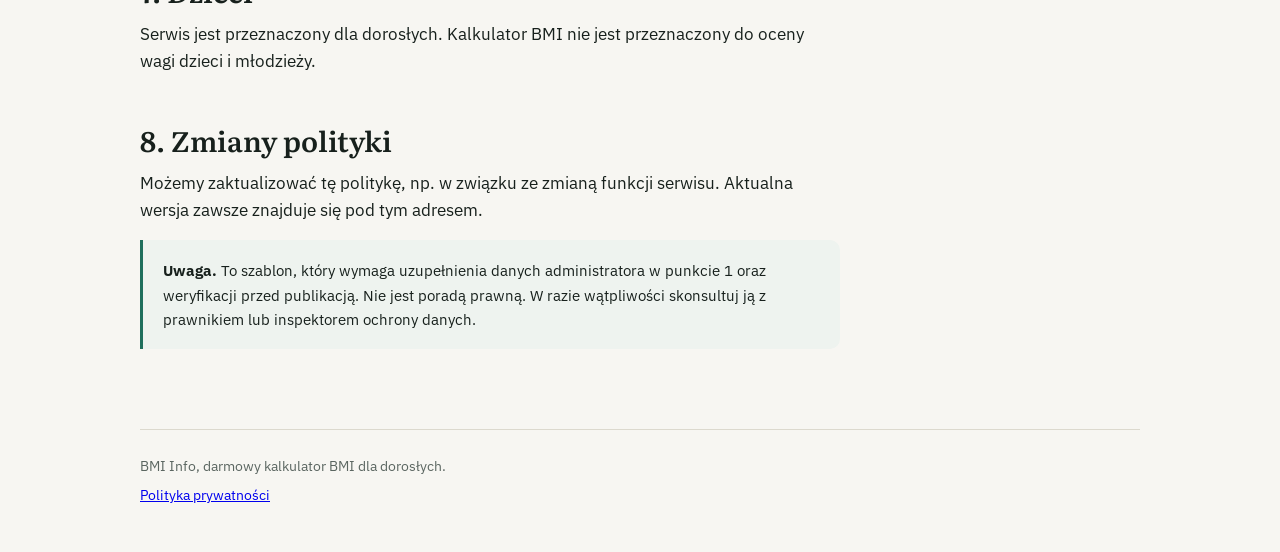
<file: pl/polityka-prywatnosci/index.html>
<!DOCTYPE html>
<html lang="pl">
<head>
  <meta charset="utf-8">
  <meta name="viewport" content="width=device-width, initial-scale=1">
  <title>Polityka prywatności | BMI Info</title>
  <meta name="description" content="Polityka prywatności serwisu BMI Info: jakie dane przetwarzamy, jakie pliki cookies są używane i jak się z nami skontaktować.">
  <meta name="robots" content="index, follow">
  <link rel="canonical" href="https://bartekAndrzej.github.io/bmi-info/pl/polityka-prywatnosci/">
  <link rel="alternate" hreflang="pl" href="https://bartekAndrzej.github.io/bmi-info/pl/polityka-prywatnosci/">
  <link rel="alternate" hreflang="en" href="https://bartekAndrzej.github.io/bmi-info/en/privacy-policy/">
  <link rel="alternate" hreflang="x-default" href="https://bartekAndrzej.github.io/bmi-info/en/privacy-policy/">

  <link rel="preconnect" href="https://fonts.googleapis.com">
  <link rel="preconnect" href="https://fonts.gstatic.com" crossorigin>
  <link href="https://fonts.googleapis.com/css2?family=Literata:opsz,wght@7..72,500;7..72,600&family=IBM+Plex+Sans:wght@400;500;600&display=swap" rel="stylesheet">
  <link rel="stylesheet" href="../../assets/style.css">
</head>
<body>
  <div class="wrap">
    <header class="site-header">
      <a class="brand" href="../../pl/">BMI Info</a>
      <div class="lang" data-lang-switch>
        <button type="button" class="lang-btn" aria-haspopup="true" aria-expanded="false" aria-controls="lang-menu">
          <svg class="flag" viewBox="0 0 3 2" aria-hidden="true" focusable="false"><rect width="3" height="1" fill="#ffffff"/><rect y="1" width="3" height="1" fill="#dc143c"/></svg>
          <span>PL</span>
          <svg class="chev" viewBox="0 0 10 6" aria-hidden="true" focusable="false"><path d="M1 1l4 4 4-4" fill="none" stroke="currentColor" stroke-width="1.5" stroke-linecap="round" stroke-linejoin="round"/></svg>
          <span class="sr-only" style="position:absolute;width:1px;height:1px;overflow:hidden;clip:rect(0 0 0 0)">Zmień język / Change language</span>
        </button>
        <ul class="lang-menu" id="lang-menu" hidden>
          <li><a href="./" hreflang="pl" lang="pl" aria-current="page"><svg class="flag" viewBox="0 0 3 2" aria-hidden="true" focusable="false"><rect width="3" height="1" fill="#ffffff"/><rect y="1" width="3" height="1" fill="#dc143c"/></svg> Polski</a></li>
          <li><a href="../../en/privacy-policy/" hreflang="en" lang="en"><svg class="flag" viewBox="0 0 60 30" aria-hidden="true" focusable="false"><clipPath id="lf-s"><path d="M0,0 v30 h60 v-30 z"/></clipPath><clipPath id="lf-t"><path d="M30,15 h30 v15 z v15 h-30 z h-30 v-15 z v-15 h30 z"/></clipPath><g clip-path="url(#lf-s)"><path d="M0,0 v30 h60 v-30 z" fill="#012169"/><path d="M0,0 L60,30 M60,0 L0,30" stroke="#fff" stroke-width="6"/><path d="M0,0 L60,30 M60,0 L0,30" clip-path="url(#lf-t)" stroke="#C8102E" stroke-width="4"/><path d="M30,0 v30 M0,15 h60" stroke="#fff" stroke-width="10"/><path d="M30,0 v30 M0,15 h60" stroke="#C8102E" stroke-width="6"/></g></svg> English</a></li>
        </ul>
      </div>
    </header>

    <main>
      <article class="content" style="margin-top:44px">
        <h1 style="margin-top:0">Polityka prywatności</h1>
        <p class="lead" style="margin-bottom:24px">Ta strona opisuje, jakie informacje przetwarzamy w serwisie BMI Info i dlaczego. Stan na 11 października 2026 r.</p>

        <h2>1. Administrator danych</h2>
        <p>Administratorem danych jest [imię i nazwisko lub nazwa firmy], adres: [adres], e-mail: [adres e-mail]. Kontakt we wszystkich sprawach dotyczących prywatności: [adres e-mail].</p>

        <h2>2. Jakie dane przetwarzamy</h2>
        <p>Kalkulator BMI działa w całości w Twojej przeglądarce. Wzrost i masa ciała, które wpisujesz, nie są wysyłane na nasz serwer, nie są zapisywane i nie są nikomu udostępniane. Nie prowadzimy kont użytkowników, nie zbieramy adresów e-mail i nie prowadzimy formularzy kontaktowych.</p>
        <p>Ponieważ serwis nie wymaga logowania ani rejestracji, nie przetwarzamy danych osobowych w sposób, który wymagałby podania przez Ciebie informacji.</p>

        <h2>3. Pliki cookies</h2>
        <p>Serwis nie ustawia własnych plików cookies i nie korzysta z narzędzi analitycznych. Jeżeli w przyszłości zostaną dodane narzędzia wymagające plików cookies, np. statystyki odwiedzin lub reklamy, ta polityka zostanie zaktualizowana, a Ty będziesz mógł wyrazić lub cofnąć zgodę w banerze ustawień.</p>

        <h2>4. Usługi zewnętrzne</h2>
        <p>Strona pobiera czcionki z usługi Google Fonts (Google Ireland Limited lub Google LLC, w zależności od regionu). Przy ładowaniu czcionki Twój adres IP i dane techniczne przeglądarki mogą trafić na serwery Google. Więcej informacji znajdziesz w polityce prywatności Google: policies.google.com/privacy.</p>
        <p>Dane hostingu (np. Cloudflare Pages lub Netlify) mogą być rejestrowane w logach serwera w standardowym zakresie, potrzebnym do działania i zabezpieczenia strony. Dostawca hostingu przetwarza te dane zgodnie z własną polityką prywatności.</p>

        <h2>5. Podstawa prawna i cele</h2>
        <p>Dane techniczne, o których mowa w punkcie 4, są przetwarzane w prawnie uzasadnionym interesie administratora, czyli w celu zapewnienia prawidłowego działania i bezpieczeństwa serwisu (art. 6 ust. 1 lit. f RODO).</p>

        <h2>6. Twoje prawa</h2>
        <p>Masz prawo do dostępu do swoich danych, ich sprostowania, usunięcia, ograniczenia przetwarzania, przenoszenia oraz wniesienia sprzeciwu. Masz też prawo wniesienia skargi do Prezesa Urzędu Ochrony Danych Osobowych (uodo.gov.pl).</p>

        <h2>7. Dzieci</h2>
        <p>Serwis jest przeznaczony dla dorosłych. Kalkulator BMI nie jest przeznaczony do oceny wagi dzieci i młodzieży.</p>

        <h2>8. Zmiany polityki</h2>
        <p>Możemy zaktualizować tę politykę, np. w związku ze zmianą funkcji serwisu. Aktualna wersja zawsze znajduje się pod tym adresem.</p>

        <p class="notice"><strong>Uwaga.</strong> To szablon, który wymaga uzupełnienia danych administratora w punkcie 1 oraz weryfikacji przed publikacją. Nie jest poradą prawną. W razie wątpliwości skonsultuj ją z prawnikiem lub inspektorem ochrony danych.</p>
      </article>
    </main>

    <footer class="site-footer">
      <p>BMI Info, darmowy kalkulator BMI dla dorosłych.</p>
      <p><a href="../../pl/polityka-prywatnosci/">Polityka prywatności</a></p>
    </footer>
  </div>
  <script src="../../assets/lang.js" defer></script>
</body>
</html>
</file>
<file: assets/style.css>
:root {
  --ink: #17201c;
  --paper: #f7f6f2;
  --card: #ffffff;
  --muted: #5b6661;
  --line: #dcd9ce;
  --field-line: #bdb9ac;
  --accent: #1f6f5c;
  --c-under: #4f7cac;
  --c-normal: #2e7d57;
  --c-over: #b97d12;
  --c-ob: #b2452f;
  --serif: "Literata", Georgia, "Times New Roman", serif;
  --sans: "IBM Plex Sans", system-ui, -apple-system, "Segoe UI", sans-serif;
}

* { box-sizing: border-box; }

html { -webkit-text-size-adjust: 100%; }

body {
  margin: 0;
  background: var(--paper);
  color: var(--ink);
  font: 400 17px/1.6 var(--sans);
}

.wrap { max-width: 1040px; margin: 0 auto; padding: 0 20px; }

/* Header */
.site-header {
  display: flex;
  justify-content: space-between;
  align-items: center;
  padding: 20px 0;
  border-bottom: 1px solid var(--line);
}
.brand {
  font: 600 22px/1 var(--serif);
  color: var(--ink);
  text-decoration: none;
}
.lang-switch { font-size: 0.95rem; }
.lang-switch a { color: var(--muted); text-decoration: none; margin-left: 14px; }
.lang-switch a:hover { color: var(--ink); text-decoration: underline; }

/* Headline */
h1 {
  font: 600 clamp(2.2rem, 5vw, 3.2rem)/1.1 var(--serif);
  letter-spacing: -0.01em;
  margin: 44px 0 12px;
}
.lead {
  font-size: 1.12rem;
  color: var(--muted);
  max-width: 58ch;
  margin: 0 0 32px;
}

/* Calculator */
.calc {
  display: grid;
  grid-template-columns: 1fr 1.1fr;
  background: var(--card);
  border: 1px solid var(--line);
  border-radius: 14px;
  overflow: hidden;
}
.calc-form { padding: 28px; border-right: 1px solid var(--line); }
.calc-result { padding: 28px; display: flex; flex-direction: column; justify-content: center; }

@media (max-width: 760px) {
  .calc { grid-template-columns: 1fr; }
  .calc-form { border-right: 0; border-bottom: 1px solid var(--line); }
}

/* Unit switch */
.seg {
  display: inline-flex;
  position: relative;
  border: 1px solid var(--line);
  border-radius: 999px;
  padding: 3px;
  margin: 0 0 22px;
}
.seg input {
  position: absolute;
  opacity: 0;
  pointer-events: none;
}
.seg label {
  display: inline-block;
  padding: 8px 16px;
  border-radius: 999px;
  cursor: pointer;
  font-size: 0.95rem;
  color: var(--muted);
}
.seg input:checked + label { background: var(--ink); color: #fff; }
.seg input:focus-visible + label { outline: 2px solid var(--accent); outline-offset: 2px; }

/* Fields */
.field { border: 0; margin: 0 0 18px; padding: 0; }
.field[hidden] { display: none; }
.field-label, .field legend {
  display: block;
  font-weight: 500;
  margin: 0 0 6px;
  padding: 0;
}
.row { display: flex; gap: 12px; }
.row > div { flex: 1; }
.sub-label { display: block; font-size: 0.85rem; color: var(--muted); margin-bottom: 4px; }

input[type="number"] {
  width: 100%;
  font: 500 1.1rem/1.2 var(--sans);
  padding: 12px 14px;
  border: 1px solid var(--field-line);
  border-radius: 10px;
  background: #fff;
  color: var(--ink);
  font-variant-numeric: tabular-nums;
  appearance: textfield;
  -moz-appearance: textfield;
}
input[type="number"]::-webkit-outer-spin-button,
input[type="number"]::-webkit-inner-spin-button { -webkit-appearance: none; margin: 0; }
input[type="number"]:focus { outline: 2px solid var(--accent); outline-offset: 1px; border-color: transparent; }

.hint { font-size: 0.85rem; color: var(--muted); margin: 14px 0 0; }
.error { color: var(--c-ob); font-size: 0.95rem; margin: 0 0 12px; min-height: 1.4em; }

/* Result */
.empty { color: var(--muted); margin: 0; max-width: 36ch; }
.bmi-num {
  font: 600 4.6rem/1 var(--serif);
  font-variant-numeric: tabular-nums;
  letter-spacing: -0.02em;
}
.bmi-unit { font-size: 0.95rem; color: var(--muted); margin-left: 8px; }
.cat { font-size: 1.25rem; font-weight: 600; margin: 10px 0 4px; }
.cat.c-under { color: var(--c-under); }
.cat.c-normal { color: var(--c-normal); }
.cat.c-over { color: var(--c-over); }
.cat.c-ob { color: var(--c-ob); }
.ideal { margin: 0; color: var(--muted); }

/* Scale: the memorable element */
.scale-wrap { margin-top: 34px; }
.scale {
  position: relative;
  display: flex;
  height: 14px;
  border-radius: 7px;
}
.scale span { display: block; height: 100%; }
.s-u { flex: 3.5; background: var(--c-under); border-radius: 7px 0 0 7px; }
.s-n { flex: 6.5; background: var(--c-normal); }
.s-o { flex: 5; background: var(--c-over); }
.s-b { flex: 10; background: var(--c-ob); border-radius: 0 7px 7px 0; }
.marker {
  position: absolute;
  top: -7px;
  width: 4px;
  height: 28px;
  margin-left: -2px;
  background: var(--ink);
  border-radius: 2px;
  transition: left 0.4s ease;
}
.marker[hidden] { display: none; }
@media (prefers-reduced-motion: reduce) { .marker { transition: none; } }
.ticks {
  position: relative;
  height: 22px;
  margin-top: 8px;
  font-size: 0.8rem;
  color: var(--muted);
  font-variant-numeric: tabular-nums;
}
.ticks span { position: absolute; transform: translateX(-50%); white-space: nowrap; }

/* Content sections */
.content { margin-top: 72px; max-width: 70ch; }
.content h2 {
  font: 600 1.75rem/1.25 var(--serif);
  margin: 48px 0 12px;
}
.content p { margin: 0 0 16px; }
.content ul { padding-left: 1.2em; }
.content li { margin-bottom: 6px; }
.formula {
  background: var(--card);
  border: 1px solid var(--line);
  border-radius: 10px;
  padding: 16px 20px;
  font: 500 1.05rem/1.5 var(--sans);
  margin: 0 0 16px;
  font-variant-numeric: tabular-nums;
}
table {
  width: 100%;
  border-collapse: collapse;
  margin: 8px 0 20px;
  background: var(--card);
  border: 1px solid var(--line);
  border-radius: 10px;
  overflow: hidden;
}
th, td { padding: 12px 14px; text-align: left; border-bottom: 1px solid var(--line); }
th { font-weight: 600; font-size: 0.92rem; }
td { font-variant-numeric: tabular-nums; }
tr:last-child td { border-bottom: 0; }

details { border-top: 1px solid var(--line); padding: 16px 0; }
details:last-of-type { border-bottom: 1px solid var(--line); }
summary { cursor: pointer; font-weight: 500; }
summary:focus-visible { outline: 2px solid var(--accent); outline-offset: 4px; }
details p { margin: 10px 0 0; color: var(--muted); }

.notice {
  margin-top: 40px;
  padding: 18px 20px;
  border-left: 3px solid var(--accent);
  background: #eef3ef;
  border-radius: 0 10px 10px 0;
  font-size: 0.95rem;
}

/* Footer */
.site-footer {
  margin: 80px 0 0;
  padding: 24px 0 40px;
  border-top: 1px solid var(--line);
  color: var(--muted);
  font-size: 0.9rem;
}
.site-footer p { margin: 0 0 6px; }

a:focus-visible { outline: 2px solid var(--accent); outline-offset: 3px; border-radius: 2px; }

/* Language dropdown */
.lang { position: relative; }
.lang-btn {
  display: inline-flex;
  align-items: center;
  gap: 8px;
  font: 500 0.95rem/1 var(--sans);
  color: var(--ink);
  background: #fff;
  border: 1px solid var(--line);
  border-radius: 999px;
  padding: 8px 12px 8px 10px;
  cursor: pointer;
}
.lang-btn:hover { border-color: var(--field-line); }
.lang-btn:focus-visible { outline: 2px solid var(--accent); outline-offset: 2px; }
.flag {
  width: 22px;
  height: 15px;
  border-radius: 2px;
  box-shadow: 0 0 0 1px rgba(0, 0, 0, 0.12);
  flex: none;
  display: block;
}
.chev { width: 10px; height: 6px; transition: transform 0.2s ease; }
.lang-btn[aria-expanded="true"] .chev { transform: rotate(180deg); }
@media (prefers-reduced-motion: reduce) { .chev { transition: none; } }
.lang-menu {
  position: absolute;
  right: 0;
  top: calc(100% + 6px);
  min-width: 180px;
  margin: 0;
  padding: 6px;
  list-style: none;
  background: #fff;
  border: 1px solid var(--line);
  border-radius: 12px;
  box-shadow: 0 8px 24px rgba(23, 32, 28, 0.1);
  z-index: 10;
}
.lang-menu[hidden] { display: none; }
.lang-menu a {
  display: flex;
  align-items: center;
  gap: 10px;
  padding: 9px 10px;
  border-radius: 8px;
  color: var(--ink);
  text-decoration: none;
}
.lang-menu a:hover, .lang-menu a:focus-visible { background: #eef3ef; outline: none; }
.lang-menu a[aria-current="page"] { font-weight: 600; }
.lang-menu a[aria-current="page"]::after { content: "✓"; margin-left: auto; color: var(--accent); }
</file>
